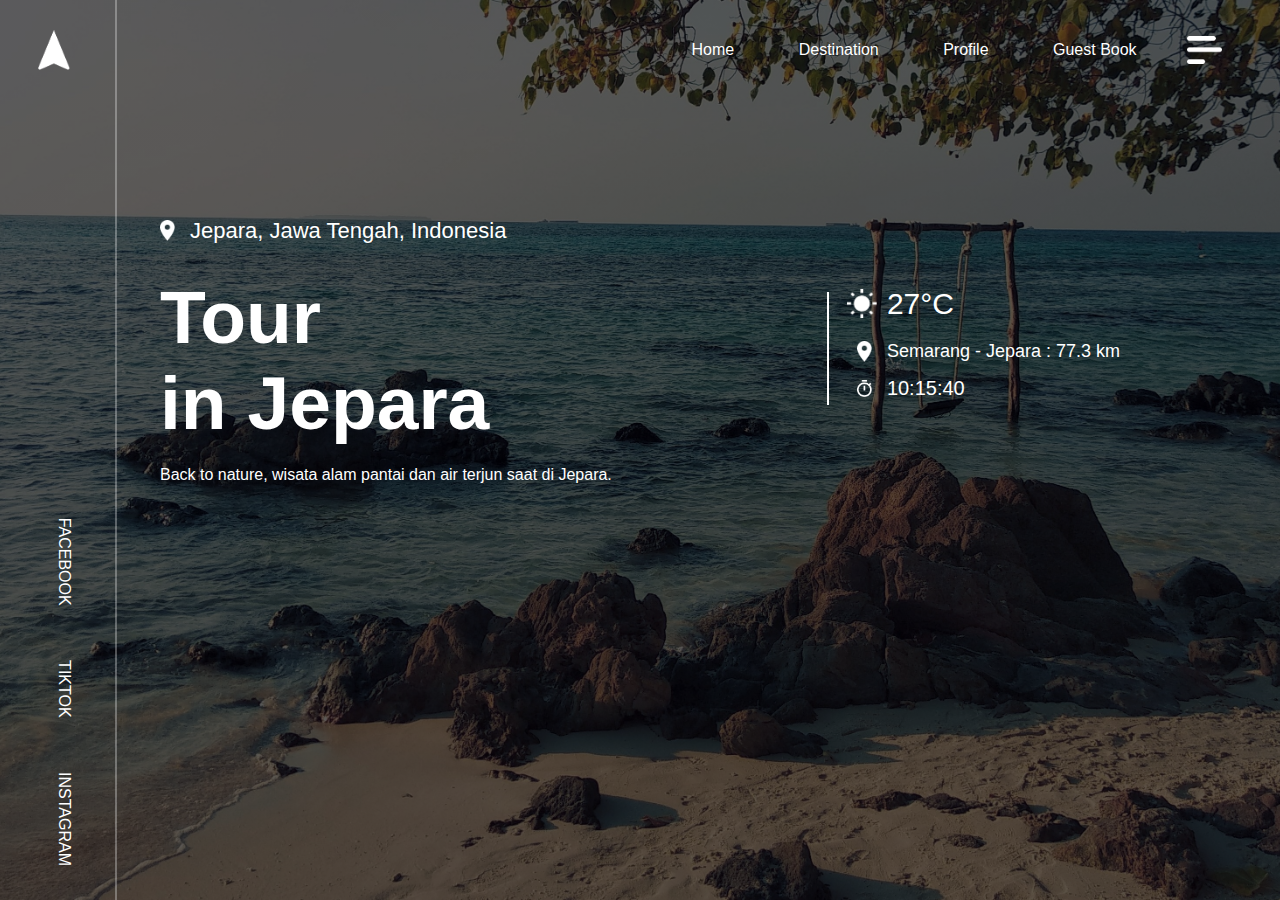
<file: TourinJepara/index.html>
<!DOCTYPE html>
<html lang="en">
<head>
    <meta charset="UTF-8">
    <meta http-equiv="X-UA-Compatible" content="IE=edge">
    <meta name="viewport" content="width=device-width, initial-scale=1.0">
    <link rel="stylesheet" href="style/style.css">
    <title>Tour in Jepara</title>
</head>
<body>
    <div class="header">
        <nav>
            <img src="style/asset/logo.png" class="logo"> <!--niki logo-->
        <ul>
            <li><a href="index.html">Home</a></li>
            <li><a href="destination.html">Destination</a></li>
            <li><a href="profile.html">Profile</a></li>
            <li><a href="buku_tamu.php">Guest Book</a></li>
        </ul>
            <img src="style/asset/menu.png" class="menu-icon">
        </nav>
        <div class="social-media">
            <a href="https://www.facebook.com/eiffel.putri/">FACEBOOK</a>
            <a href="https://www.tiktok.com/@e_ve_25">TIKTOK</a>
            <a href="https://www.instagram.com/eiffelputri/">INSTAGRAM</a>
        </div>
        <div class="line"></div>
        <div class="row">
            <div>
                <div class="content">
                    <span><img src="style/asset/location.png">Jepara, Jawa Tengah, Indonesia</span>
                    <h1>Tour <br> in Jepara</h1>
                    <p>Back to nature, wisata alam pantai dan air terjun saat di Jepara. </p>
                </div>
            </div>
            <div>
                <div class="info">
                    <span class="active"><img src="style/asset/sun.png">27°C</span>
                    <span><img src="style/asset/location.png">Semarang - Jepara : 77.3 km</span>
                    <span><img src="style/asset/duration.png">
                        <div class="container">
                            <div class="display-time"></div>
                        </div>
                    </span>
                </div>
            </div>
        </div>
    </div>
       <script src="js/javascript.js"></script>
</body>
</html>
</file>
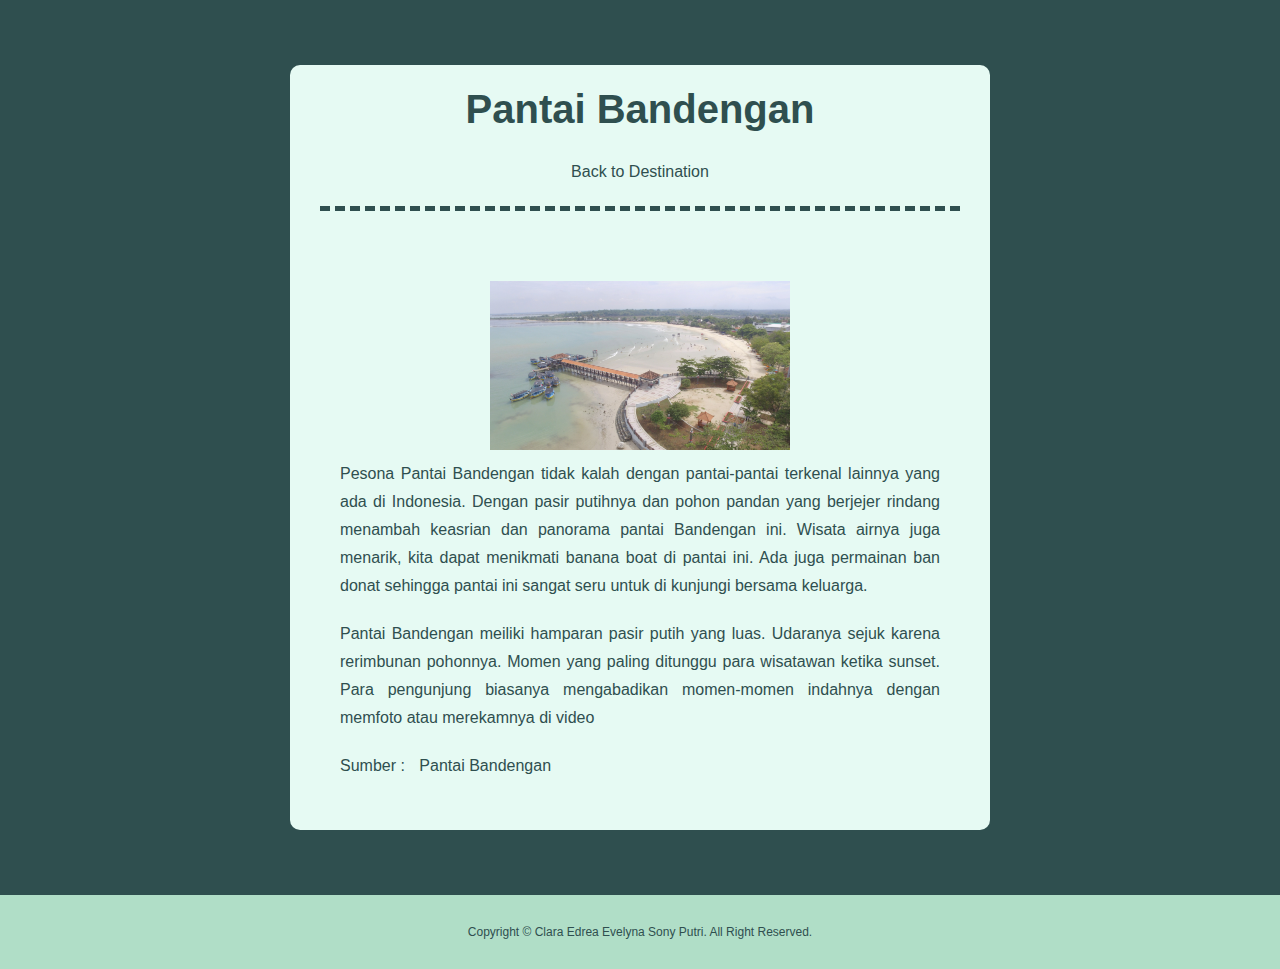
<file: TourinJepara/bandengan.html>
<!DOCTYPE html>
<html lang="id">
<head>
    <meta charset="UTF-8">
    <title>Pantai Bandengan</title>
    <link rel="stylesheet" type="text/css" href="style/styleblog.css">
</head>
<body>
    <div class="container">
        <div class="header">
            <h1 class="judul">Pantai Bandengan</h1>
            <ul>
                <li><a href="destination.html">Back to Destination</a></li>
            </ul>
            <div class="garis"></div>
            <div class="content">
                <img src="style/pic-2.jpg" width="50%" height="50%">
                <p>Pesona Pantai Bandengan tidak kalah dengan pantai-pantai terkenal lainnya yang ada di Indonesia. Dengan pasir putihnya dan pohon pandan yang berjejer rindang menambah keasrian dan panorama pantai Bandengan ini. Wisata airnya juga menarik, kita dapat menikmati banana boat di pantai ini. Ada juga permainan ban donat sehingga pantai ini sangat seru untuk di kunjungi bersama keluarga.</p>
                <p>Pantai Bandengan meiliki hamparan pasir putih yang luas. Udaranya sejuk karena rerimbunan pohonnya. Momen yang paling ditunggu para wisatawan ketika sunset. Para pengunjung biasanya mengabadikan momen-momen indahnya dengan memfoto atau merekamnya di video</p>
            
                <p>Sumber : <a href="https://www.liputan6.com/citizen6/read/771249/pantai-bandengan-tempat-wisata-favorit-ra-kartini">Pantai Bandengan</a></p>
            </div>
        </div>
    </div>
    <div class="footer">
        <p class="copy">Copyright &copy; Clara Edrea Evelyna Sony Putri. All Right Reserved.</p>
    </div>
</body>
</html>
</file>
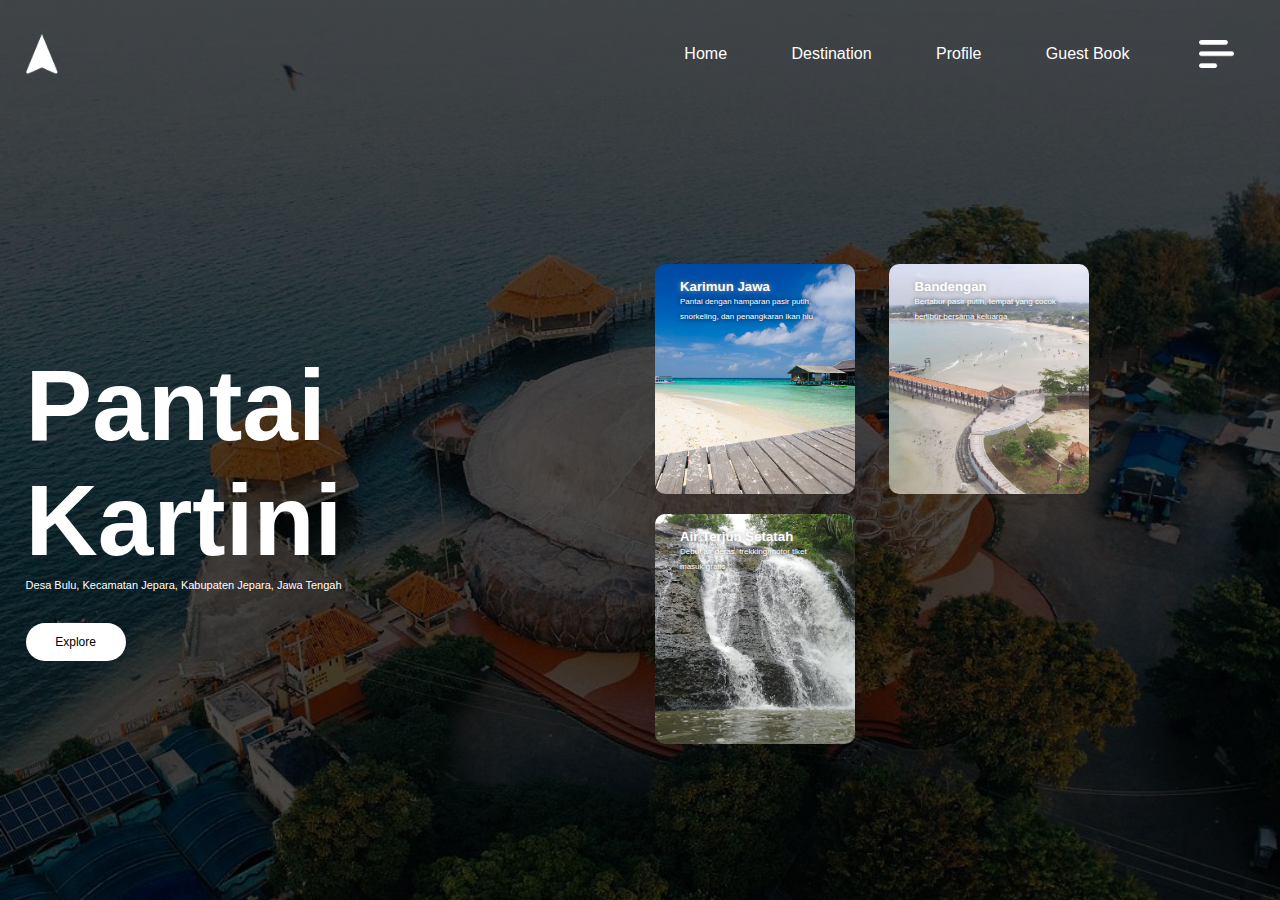
<file: TourinJepara/destination.html>
<!DOCTYPE html>
<html lang="en">
<head>
    <meta charset="UTF-8">
    <meta http-equiv="X-UA-Compatible" content="IE=edge">
    <meta name="viewport" content="width=device-width, initial-scale=1.0">
    <link rel="stylesheet" href="style/style2.css">
    <title>Destination</title>
</head>
<body>
    <div class="container">
        <div class="navbar">
            <img src="style/asset/logo.png" class="logo">
            <nav>
                <ul>
                    <li><a href="index.html">Home</a></li>
                    <li><a href="destination.html">Destination</a></li>
                    <li><a href="profile.html">Profile</a></li>
                    <li><a href="buku_tamu.php">Guest Book</a></li>
                </ul>
            </nav>
            <img src="style/asset/menu.png" class="menu-icon">
        </div>
        <div class="row">
            <div class="col">
                <h1>Pantai Kartini</h1>
                <p>Desa Bulu, Kecamatan Jepara, Kabupaten Jepara, Jawa Tengah</p>
                <div class="tombol"><button type="button"><a href="kartini.html">Explore</a></button></div>
            </div>
            <div class="col">
                <a href="karimun.html"><div class="card card1">
                    <h5>Karimun Jawa</h5>
                    <p>Pantai dengan hamparan pasir putih, snorkeling, dan penangkaran ikan hiu</p>
                </div></a>
                <a href="bandengan.html"><div class="card card2">
                    <h5>Bandengan</h5>
                    <p>Bertabur pasir putih, tempat yang cocok berlibur bersama keluarga</p>
                </div></a>
                <a href="setatah.html"><div class="card card3">
                    <h5>Air Terjun Setatah</h5>
                    <p>Debut air deras, trekking/motor tiket masuk gratis</p>
                </div></a>
            </div>
        </div>
    </div>
</body>
</html>
</file>
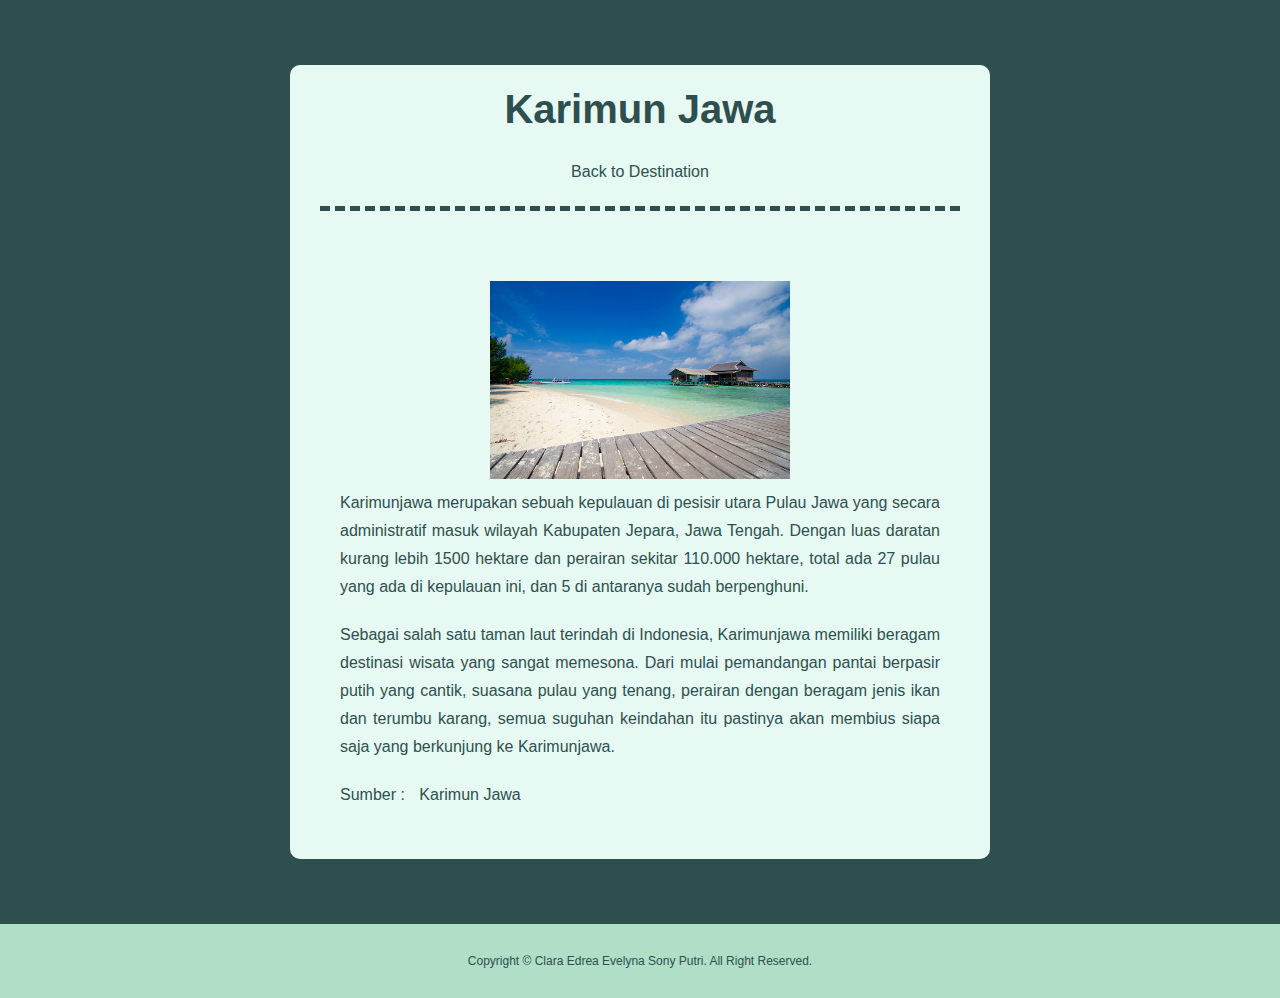
<file: TourinJepara/karimun.html>
<!DOCTYPE html>
<html lang="id">
<head>
    <meta charset="UTF-8">
    <title>Karimun Jawa</title>
    <link rel="stylesheet" type="text/css" href="style/styleblog.css">
</head>
<body>
    <div class="container">
        <div class="header">
            <h1 class="judul">Karimun Jawa</h1>
            <ul>
                <li><a href="destination.html">Back to Destination</a></li>
            </ul>
            <div class="garis"></div>
            <div class="content">
                <img src="style/pic-1.jpg" width="50%" height="50%">
                <p>Karimunjawa merupakan sebuah kepulauan di pesisir utara Pulau Jawa yang secara administratif masuk wilayah Kabupaten Jepara, Jawa Tengah. Dengan luas daratan kurang lebih 1500 hektare dan perairan sekitar 110.000 hektare, total ada 27 pulau yang ada di kepulauan ini, dan 5 di antaranya sudah berpenghuni.</p>
                <p>Sebagai salah satu taman laut terindah di Indonesia, Karimunjawa memiliki beragam destinasi wisata yang sangat memesona. Dari mulai pemandangan pantai berpasir putih yang cantik, suasana pulau yang tenang, perairan dengan beragam jenis ikan dan terumbu karang, semua suguhan keindahan itu pastinya akan membius siapa saja yang berkunjung ke Karimunjawa.</p>
            
                <p>Sumber : <a href="https://www.traveloka.com/id-id/activities/article/karimunjawa-106983">Karimun Jawa</a></p>
            </div>
        </div>
    </div>
    <div class="footer">
        <p class="copy">Copyright &copy; Clara Edrea Evelyna Sony Putri. All Right Reserved.</p>
    </div>
</body>
</html>
</file>
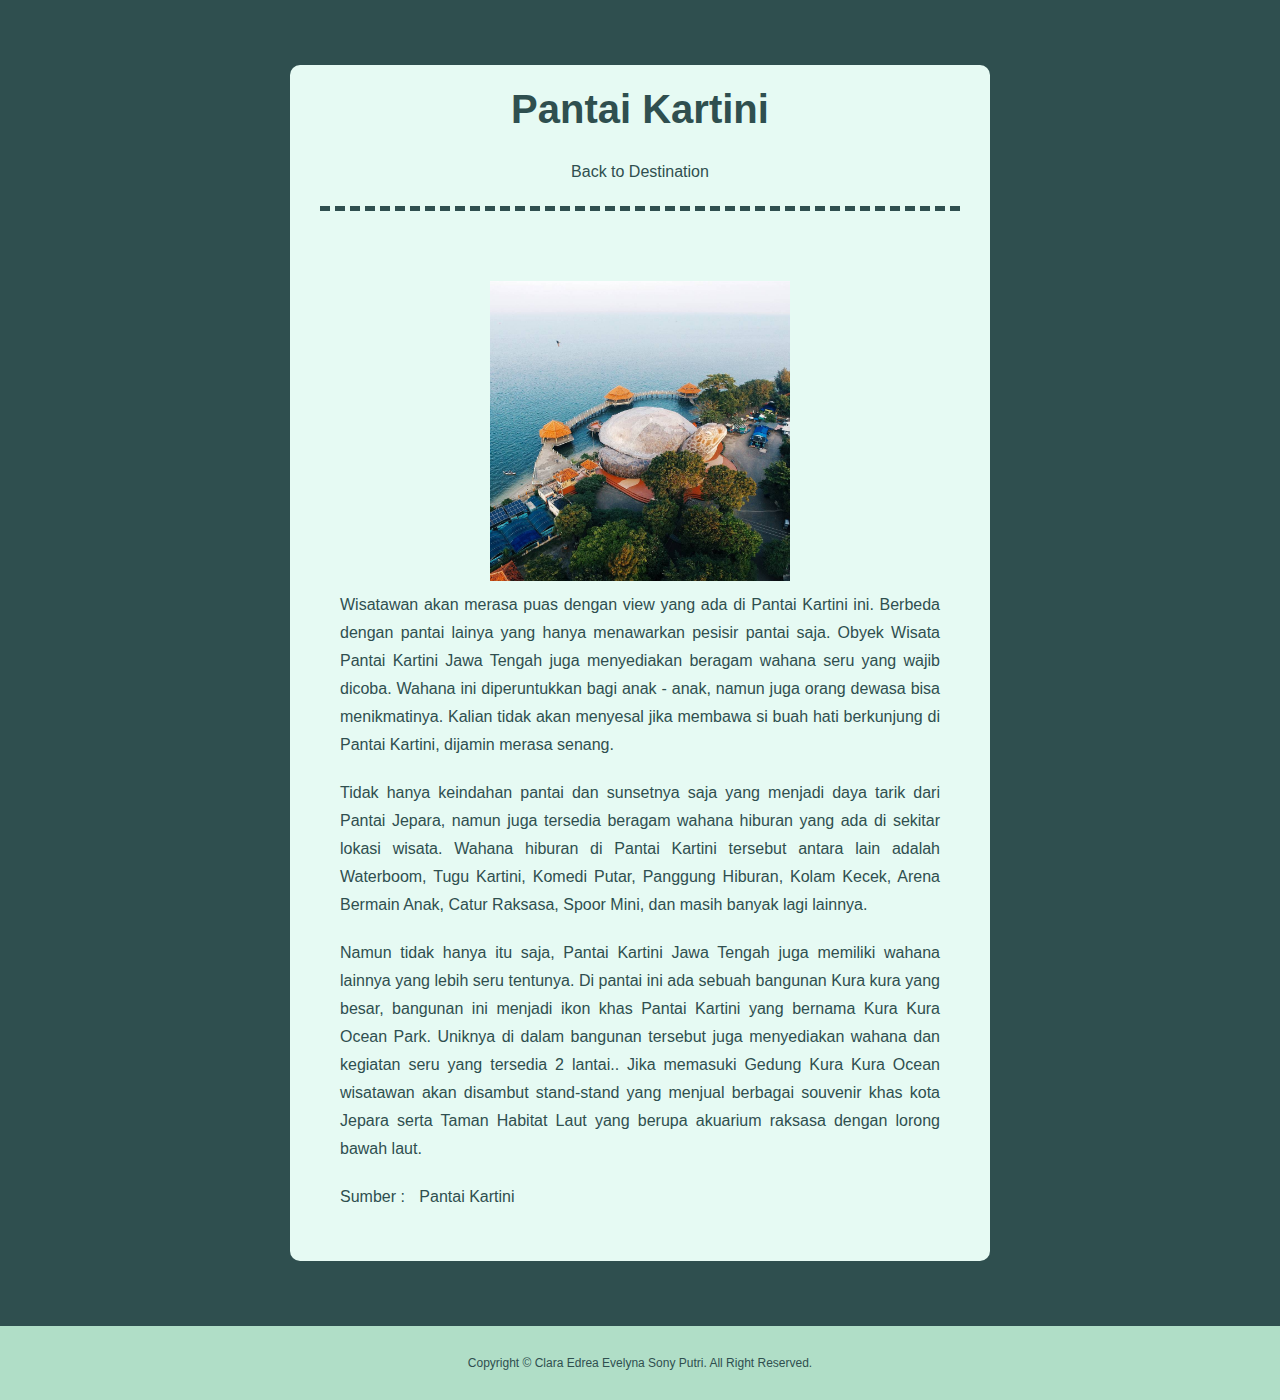
<file: TourinJepara/kartini.html>
<!DOCTYPE html>
<html lang="id">
<head>
    <meta charset="UTF-8">
    <title>Pantai Kartini</title>
    <link rel="stylesheet" type="text/css" href="style/styleblog.css">
</head>
<body>
    <div class="container">
        <div class="header">
            <h1 class="judul">Pantai Kartini</h1>
            <ul>
                <li><a href="destination.html">Back to Destination</a></li>
            </ul>
            <div class="garis"></div>
            <div class="content">
                <img src="style/back1.jpg" width="50%" height="50%">
                <p>Wisatawan akan merasa puas dengan view yang ada di Pantai Kartini ini. Berbeda dengan pantai lainya yang hanya menawarkan pesisir pantai saja. Obyek Wisata Pantai Kartini Jawa Tengah juga menyediakan beragam wahana seru yang wajib dicoba. Wahana ini diperuntukkan bagi anak - anak, namun juga orang dewasa bisa menikmatinya. Kalian tidak akan menyesal jika membawa si buah hati berkunjung di Pantai Kartini, dijamin merasa senang. </p>
                <p>Tidak hanya keindahan pantai dan sunsetnya saja yang menjadi daya tarik dari Pantai Jepara, namun juga tersedia beragam wahana hiburan yang ada di sekitar lokasi wisata. Wahana hiburan di Pantai Kartini tersebut antara lain adalah Waterboom, Tugu Kartini, Komedi Putar, Panggung Hiburan, Kolam Kecek, Arena Bermain Anak, Catur Raksasa, Spoor Mini, dan masih banyak lagi lainnya. </p>
                <p>Namun tidak hanya itu saja, Pantai Kartini Jawa Tengah juga memiliki wahana lainnya yang lebih seru tentunya. Di pantai ini ada sebuah bangunan Kura kura yang besar, bangunan ini menjadi ikon khas Pantai Kartini yang bernama Kura Kura Ocean Park. Uniknya di dalam bangunan tersebut juga menyediakan wahana dan kegiatan seru yang tersedia 2 lantai.. Jika memasuki Gedung Kura Kura Ocean wisatawan akan disambut stand-stand yang menjual berbagai souvenir khas kota Jepara serta Taman Habitat Laut yang berupa akuarium raksasa dengan lorong bawah laut.</p>
            
                <p>Sumber : <a href="https://www.wisatainfo.com/2020/01/tiket-masuk-dan-lokasi-pantai-kartini.html">Pantai Kartini</a></p>
            </div>
        </div>
    </div>
    <div class="footer">
        <p class="copy">Copyright &copy; Clara Edrea Evelyna Sony Putri. All Right Reserved.</p>
    </div>
</body>
</html>
</file>
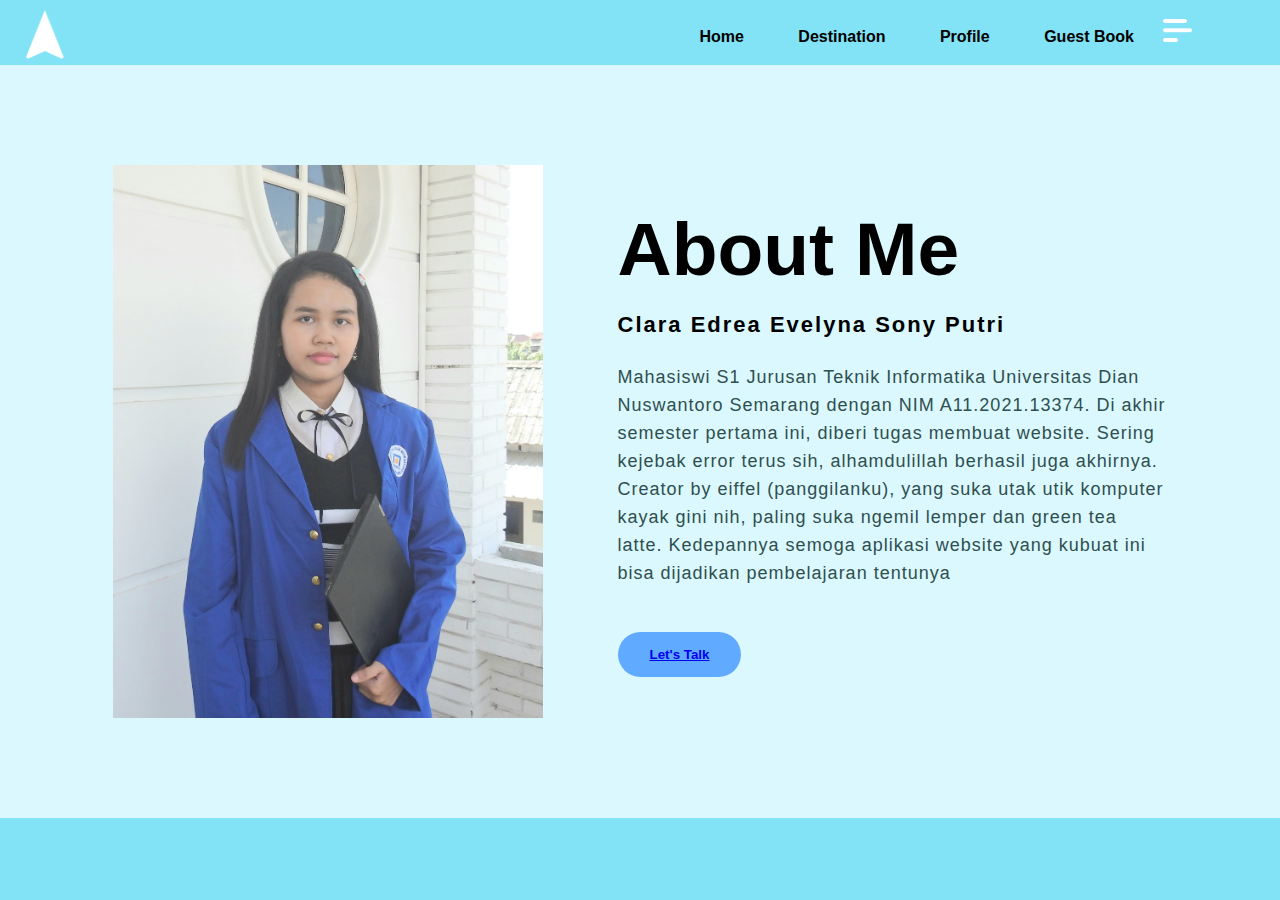
<file: TourinJepara/profile.html>
<!DOCTYPE html>
<html lang="en">
<head>
    <meta charset="UTF-8">
    <meta http-equiv="X-UA-Compatible" content="IE=edge">
    <meta name="viewport" content="width=device-width, initial-scale=1.0">
    <link rel="stylesheet" href="style/style3.css">
    <title>Profile</title>
</head>
<body>
    <div class="hero">
		<nav>
			<h2 class="logo"><img src="style/asset/logo.png" height="40%" width=50%"></h2>
			<ul>
				<li><a href="index.html">Home</a></li>
                <li><a href="destination.html">Destination</a></li>
                <li><a href="profile.html">Profile</a></li>
                <li><a href="buku_tamu.php">Guest Book</a></li>
                <img src="style/asset/menu.png" class="menu-icon" width="5%">
			</ul>
		</nav>
    	
	<section class="about">
		<div class="main">
			<img src="style/asset/fotoku.jpg">
			<div class="about-text">
				<h2>About Me</h2>
				<h5>Clara Edrea Evelyna Sony Putri</h5>
				<p>Mahasiswi S1 Jurusan Teknik Informatika Universitas Dian Nuswantoro Semarang dengan NIM A11.2021.13374. 
					Di akhir semester pertama ini, diberi tugas membuat website. Sering kejebak error terus sih, alhamdulillah berhasil juga akhirnya. Creator by eiffel (panggilanku), yang suka utak utik komputer kayak gini nih, paling suka ngemil lemper dan green tea latte. Kedepannya semoga aplikasi website yang kubuat ini bisa dijadikan pembelajaran tentunya</p>
				<div class="button"></div><button type="button"><a href="https://wa.me/6285290783525">Let's Talk</a></button></div>
			</div>
		</div>
	</section>


</body>
</html>
</file>
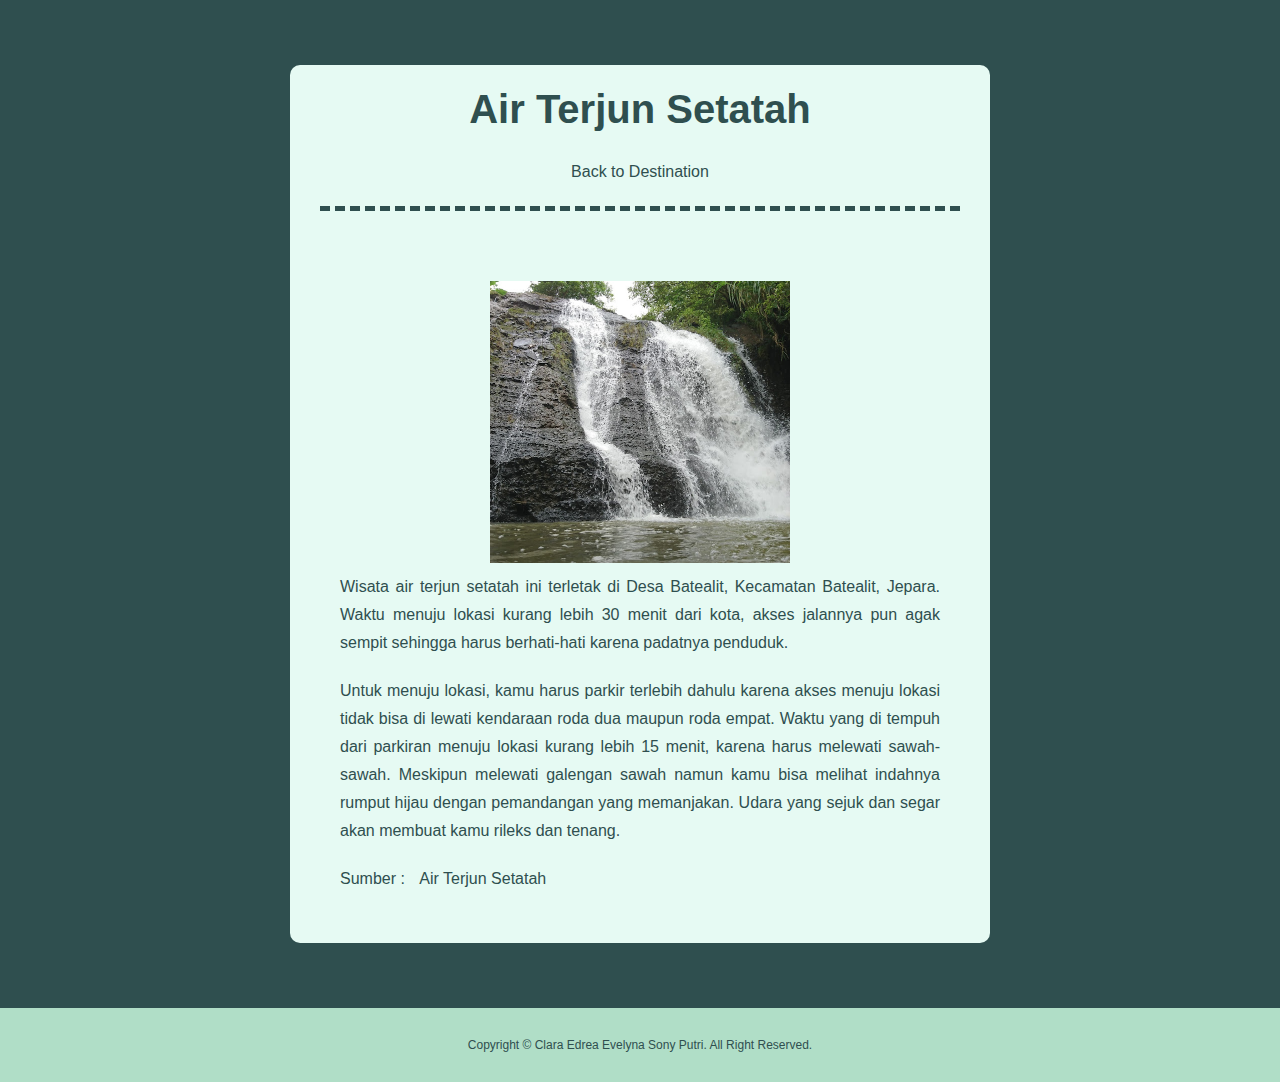
<file: TourinJepara/setatah.html>
<!DOCTYPE html>
<html lang="id">
<head>
    <meta charset="UTF-8">
    <title>Air Terjun Setatah</title>
    <link rel="stylesheet" type="text/css" href="style/styleblog.css">
</head>
<body>
    <div class="container">
        <div class="header">
            <h1 class="judul">Air Terjun Setatah</h1>
            <ul>
                <li><a href="destination.html">Back to Destination</a></li>
            </ul>
            <div class="garis"></div>
            <div class="content">
                <img src="style/pic-3.jpg" width="50%" height="50%">
                <p>Wisata air terjun setatah ini terletak di Desa Batealit, Kecamatan Batealit, Jepara. Waktu menuju lokasi kurang lebih 30 menit dari kota, akses jalannya pun agak sempit sehingga harus berhati-hati karena padatnya penduduk.</p>
                <p>Untuk menuju lokasi, kamu harus parkir terlebih dahulu karena akses menuju lokasi tidak bisa di lewati kendaraan roda dua maupun roda empat. Waktu yang di tempuh dari parkiran menuju lokasi kurang lebih 15 menit, karena harus melewati sawah-sawah. Meskipun melewati galengan sawah namun kamu bisa melihat indahnya rumput hijau dengan pemandangan yang memanjakan. Udara yang sejuk dan segar akan membuat kamu rileks dan tenang.</p>
            
                <p>Sumber : <a href="https://jeparaupdate.com/read/air-terjun-setatah-batealit/">Air Terjun Setatah</a></p>
            </div>
        </div>
    </div>
    <div class="footer">
        <p class="copy">Copyright &copy; Clara Edrea Evelyna Sony Putri. All Right Reserved.</p>
    </div>
</body>
</html>
</file>
<file: TourinJepara/style/style.css>
*{
    margin: 0;
    padding: 0;
    box-sizing: border-box;
    font-family: 'poppins', sans-serif;
}

.header{
    width: 100%;
    min-height: 100vh;
    background-image: linear-gradient(rgba(0,0,0,0.6), rgba(0,0,0,0.6)),url("background.jpg");
    background-size: cover;
    background-position: center;
    position: relative;
}
nav{
    padding: 30px 3%;
    display: flex;
    align-items: center;
}
nav ul{
    flex: 1;
    text-align: right;
}
nav ul li{
    list-style: none;
    display: inline-block;
    margin: 10px 30px;
}
nav ul li a{
    color: #fff;
    text-decoration: none;
    font-size: 17;
}

.logo{
    width: 32px;
    cursor: pointer;
}
.menu-icon{
    width: 35px;
    cursor: pointer;
    margin: 0 20px;
}
.social-media a{
    color: #fff;
    text-decoration: none;
    margin: 0 25px;
}
.social-media{
    transform: rotate(90deg) translate(-100%);
    transform-origin: left;
    position: absolute;
    bottom: 0;
    left: 5%;
}
.line{
    position: absolute;
    top: 0;
    bottom: 0;
    left: 9%;
    width: 2px;
    background: rgba(255,255,255,0.3);
}
.row{
    width: 75%;
    margin: auto;
    display: flex;
    align-items: center;
    justify-content: space-between;
    color: #fff;
    margin-top: 8%;
}
.row span{
    display: flex;
    align-items: center;
    margin: 15px 0;
    font-size: 18px;
}
.row span img{
    width: 15px;
    margin-right: 15px;
}
.content span{
    font-size: 22px;
}
.content h1{
    font-size: 75px;
    margin-top: 30px;
    margin-bottom: 20px;
}
.row span.active{
    font-size: 30px;
    margin-bottom: 20px;
}

.row span.active img{
    width: 30px;
    margin-left: -10px;
    margin-right: 10px;
}
.info{
    position: relative;
}
.info::before{
    content: '';
    background: rgba(255,255,255);
    height: 100%;
    width: 2px;
    position: absolute;
    top: 5px;
    left: -30px
}

.display-time {
  display: flex;
  font-size: 20px;
}
</file>
<file: TourinJepara/style/styleblog.css>
*{
    margin: 0px;
    padding: 0px;
}

body{
    font: 16px/28px arial, sans-serif;
    color: darkslategrey;
    background-color: darkslategrey;
}

.container{
    width: 700px;
    margin: 65px auto;
    background-color: rgb(230, 250, 243);
    border-radius: 10px;
}

.header{
    padding: 30px;
    padding-bottom: 10px;
}

.header .judul{
    font-size: 40px;
    font-weight: bold;
    text-align: center;
}

.header ul{
    margin: 0x;
    padding: 0px;
    text-align: center;
    padding-top: 35px;
}

.header li{
    display: inline-block;
}

.header a{
    text-decoration: none;
    padding: 10px;
    color: darkslategrey;
    padding-right: 10px;
}

.header a:hover{
    background-color: rgb(193, 255, 238);
    color: rgb(0, 158, 74);
}

.garis {
    border-bottom: 5px dashed darkslategrey;
    padding-top: 20px;
}

.content{
    padding: 20px;
}

.content img{
    display: block;
    margin-left: auto;
    margin-right: auto;
    padding-top: 50px;
}

p{
    font-size: 16px;
    text-align: justify;
    margin-bottom: 20px;
    margin-top: 10px;
}

.footer{
    background-color: rgb(176, 222, 199);
    padding: 3px;
}

.copy{
    margin-top: 20px;
    color: darkslategrey;
    text-align: center;
    font-size: 12px;
}
</file>
<file: TourinJepara/style/style2.css>
*{
    margin: 0;
    padding: 0;
    box-sizing: border-box;
    font-family: 'poppins', sans-serif;
}

.container{
    width: 100%;
    height: 100vh;
    background-image: linear-gradient(rgba(0,0,0,0.7), rgba(0,0,0,0.7)),url("back1.jpg");
    background-position: center;
    background-size: cover;
    padding-left: 2%;
    padding-right: 2%;
    box-sizing: border-box;
}
.navbar{
    height: 12%;
    display: flex;
    align-items: center;
}
.logo{
    width: 32px;
    cursor: pointer;
}
.menu-icon{
    width: 35px;
    cursor: pointer;
    margin: 0 20px;
    margin-left: 40px;
}

nav{
    flex: 1;
    text-align: right;
}

nav ul li{
    list-style: none;
    display: inline-block;
    margin: 10px 30px;
}
nav ul li a{
    color: #fff;
    text-decoration: none;
    font-size: 17;
}
.row{
    display: flex;
    height: 88%;
    align-items: center;
}

.tombol a{
    text-decoration: none;
    color: black;
}
.tombol a:hover{
    color: black;
}
.tombol a:visited{
    color: black;
}

.col{
    flex-basis: 50%;
}

h1{
    color: #fff;
    font-size: 100px;
}

p{
    color: #fff;
    font-size: 11px;
    line-height: 15px;
}

button{
    width: 100px;
    color: #000;
    font-size: 12px;
    padding: 12px 0;
    background: #fff;
    border: 0;
    border-radius: 20px;
    outline: none;
    margin-top: 30px;
}

.card{
    width: 200px;
    height: 230px;
    display: inline-block;
    border-radius: 10px;
    padding: 15px 25px;
    box-sizing: border-box;
    cursor: pointer;
    margin: 10px 15px;
    background-position: center;
    background-size: cover;
    transition: transform 0.5s;
}

.card1{
    background-image: url("pic-1.jpg");
}
.card2{
    background-image: url("pic-2.jpg");
}
.card3{
    background-image: url('pic-3.jpg');
}
.card:hover{
    transform: translateY(-10px);
}
h5{
    color: #fff;
    text-shadow: 0 0 5px #999;
}
.card p{
    text-shadow: 0 0 5px #000;
    font-size: 8px;
}
</file>
<file: TourinJepara/style/style3.css>
*{
	padding: 0;
	margin: 0;
	font-family: 'poppins', sans-serif;
	box-sizing: border-box;
}
.hero{
	height: 100vh;
	width: 100%;
	background-color: #81e3f5;
	background-size: cover;
	background-position: center;
}
nav{
	display: flex;
	align-items: center;
	justify-content: space-between;
	padding-top: 10px;
	padding-left: 2%;
	padding-right: 2%;
}
.logo{
	color: white;
	cursor: pointer;
}

nav ul li{
	list-style-type: none;
	display: inline-block;
	padding: 10px  25px;
}
nav ul li a{
	color: rgb(0, 0, 0);
	text-decoration: none;
	font-weight: bold;
	text-transform: capitalize;
}
nav ul li a:hover{
	color: #0098a3;
	transition: .4s;
}

.about{
	width: 100%;
	padding: 100px 0px;
	background-color: #daf8fd; 
}
.about img{
	height: auto;
	width: 430px;
}
.about-text{
	width: 550px;
}

.main{
	width: 1130px;
	max-width: 95%;
	margin: 0 auto;
	display: flex;
	align-items: center;
	justify-content: space-around;
}
.about-text h2{
	color: black;
	font-size: 75px;
	text-transform: capitalize;
	margin-bottom: 20px;
}
.about-text h5{
	color: black;
	letter-spacing: 2px;
	font-size: 22px;
	margin-bottom: 25px;
	text-transform: capitalize;
}
.about-text p{
	color: darkslategray;
	letter-spacing: 1px;
	line-height: 28px;
	font-size: 18px;
	margin-bottom: 45px;
}
button{
	background-color:#60aaff;
	color: black;
	text-decoration: none;
	border: 2px solid transparent;
	font-weight: bold;
	padding: 13px 30px;
	border-radius: 30px;
	transition: .4s; 
}
button:hover{
	background-color: transparent;
	border: 2px solid rgb(124, 214, 255);
	cursor: pointer;
}
</file>
